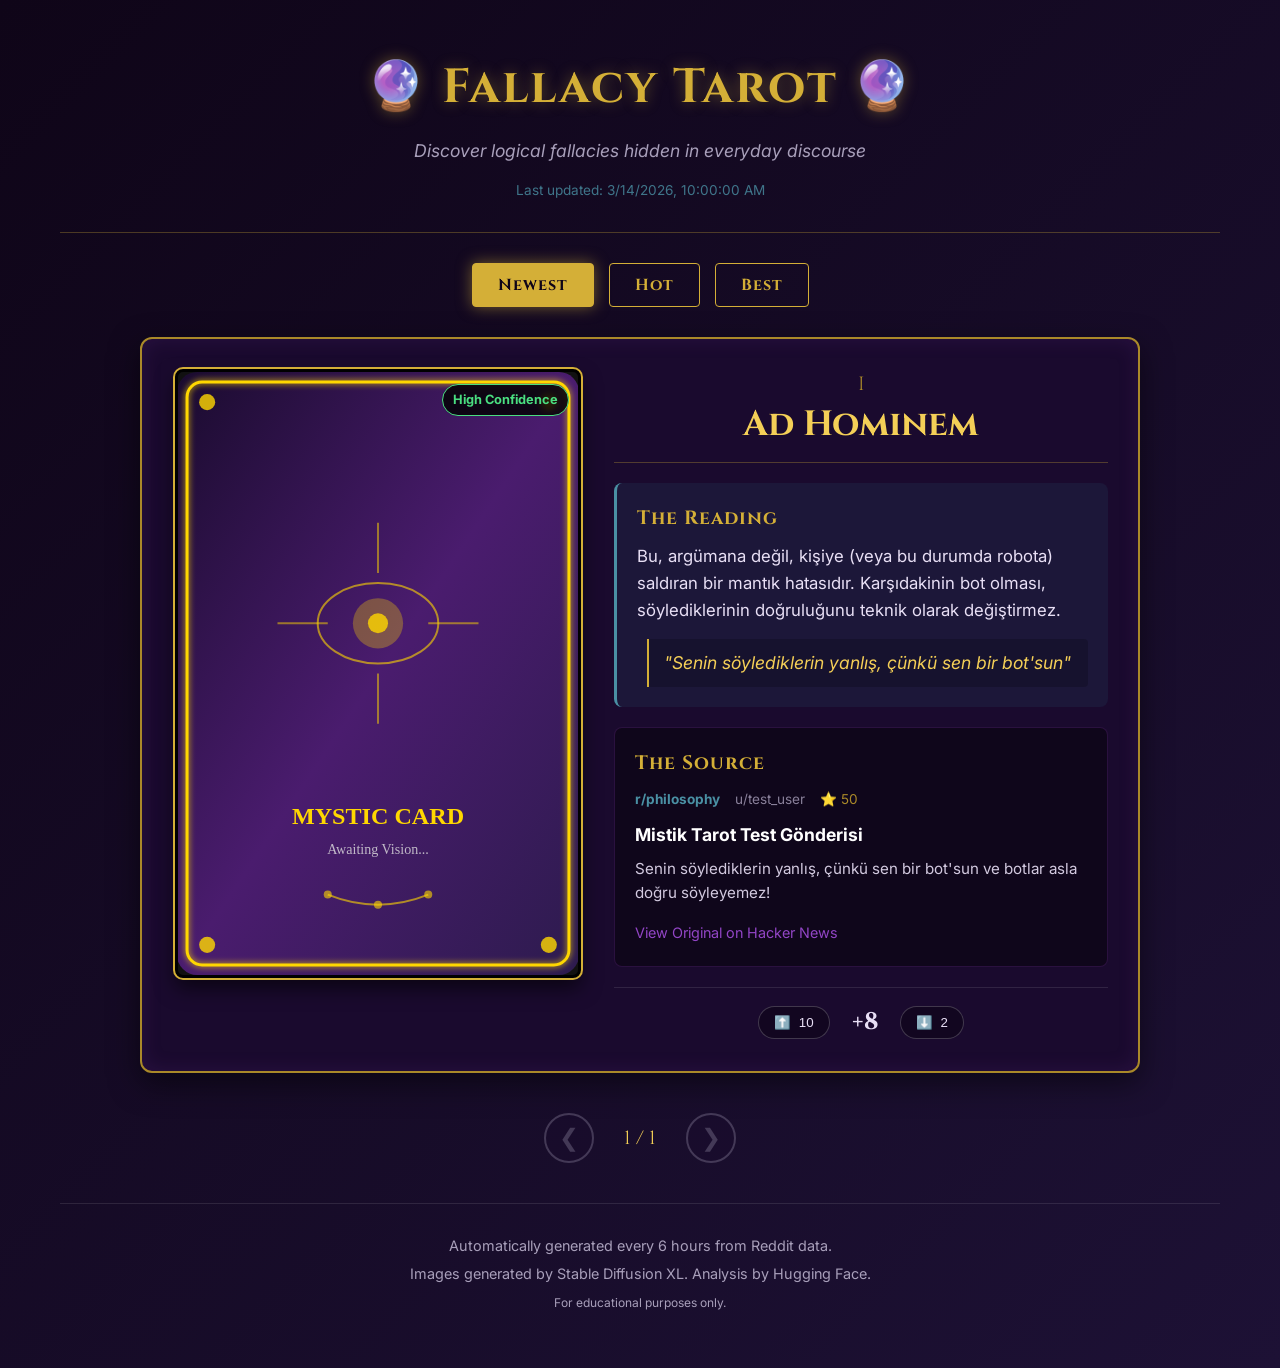
<file: docs/index.html>
<!DOCTYPE html>
<html lang="en">
<head>
    <meta charset="UTF-8">
    <meta name="viewport" content="width=device-width, initial-scale=1.0">
    <title>Fallacy Tarot - Mystical Logic Analysis</title>
    <meta name="description" content="Discover logical fallacies in popular Reddit posts, presented as beautiful tarot cards.">
    <link rel="stylesheet" href="style.css">
    <!-- Preload fonts -->
    <link rel="preconnect" href="https://fonts.googleapis.com">
    <link rel="preconnect" href="https://fonts.gstatic.com" crossorigin>
    <link href="https://fonts.googleapis.com/css2?family=Cinzel:ital,wght@0,400;0,700;1,400&family=Inter:wght@300;400;600&display=swap" rel="stylesheet">
</head>
<body>
    <div class="container">
        <header>
            <h1>🔮 Fallacy Tarot 🔮</h1>
            <p class="subtitle">Discover logical fallacies hidden in everyday discourse</p>
            <div class="last-updated" id="last-updated">Last updated: Loading...</div>
        </header>

        <nav class="nav-tabs">
            <button class="tab-btn active" data-filter="newest" aria-label="Sort by Newest">Newest</button>
            <button class="tab-btn" data-filter="hot" aria-label="Sort by Hot">Hot</button>
            <button class="tab-btn" data-filter="best" aria-label="Sort by Best">Best</button>
        </nav>

        <main id="content" class="slider-container" aria-live="polite">
            <div class="loading">
                <div class="spinner"></div>
                <p>Consulting the cards...</p>
            </div>
        </main>

        <nav class="nav-arrows" aria-label="Card navigation">
            <button class="arrow-btn prev-btn" id="prev-btn" aria-label="Previous card" disabled>❮</button>
            <div class="card-counter" id="card-counter">0 / 0</div>
            <button class="arrow-btn next-btn" id="next-btn" aria-label="Next card" disabled>❯</button>
        </nav>
        
        <footer>
            <p>Automatically generated every 6 hours from Reddit data.</p>
            <p>Images generated by Stable Diffusion XL. Analysis by Hugging Face.</p>
            <p><small>For educational purposes only.</small></p>
        </footer>
    </div>

    <!-- Template for a card (used by JS) -->
    <template id="card-template">
        <div class="card fade-in">
            <div class="tarot-display">
                <div class="tarot-image-container">
                    <img class="tarot-image" src="" alt="Tarot Card" loading="lazy">
                    <div class="confidence-badge"></div>
                </div>
                
                <div class="fallacy-info">
                    <div class="card-header">
                        <span class="card-number">X</span>
                        <h2 class="fallacy-title">Title</h2>
                    </div>
                    
                    <div class="explanation">
                        <h3>The Reading</h3>
                        <p class="explanation-text">Explanation here</p>
                        <blockquote class="fallacy-quote">"Quote here"</blockquote>
                    </div>
                    
                    <div class="original-post">
                        <h3>The Source</h3>
                        <div class="post-meta">
                            <span class="subreddit">r/subreddit</span>
                            <span class="author">u/author</span>
                            <span class="reddit-score">⭐ 0</span>
                        </div>
                        <h4 class="post-title">Post Title</h4>
                        <div class="post-text">Post content</div>
                                <a href="#" class="source-link" target="_blank" rel="noopener noreferrer">View Original on Hacker News</a>
                    </div>

                    <div class="vote-section">
                        <button class="vote-btn upvote" aria-label="Upvote">
                            <span class="icon">⬆️</span> <span class="count">0</span>
                        </button>
                        <span class="vote-score">0</span>
                        <button class="vote-btn downvote" aria-label="Downvote">
                            <span class="icon">⬇️</span> <span class="count">0</span>
                        </button>
                    </div>
                </div>
            </div>
        </div>
    </template>

    <script src="app.js"></script>
</body>
</html>
</file>
<file: docs/style.css>
/* Base variables and reset */
:root {
    --bg-dark: #0f0518;
    --bg-card: #1a0a2e;
    --bg-card-hover: #22103c;
    --gold: #d4af37;
    --gold-light: #f4cf57;
    --gold-dark: #aa8929;
    --purple: #6b2c91;
    --purple-light: #9245c6;
    --blue-dark: #2C5F7A;
    --blue-main: #4A90A4;
    --text-main: #e8dff5;
    --text-muted: #a89fba;
    
    /* Confidence colors */
    --conf-high: #4ade80;
    --conf-medium: #f6d365;
    --conf-low: #f87171;
}

* {
    margin: 0;
    padding: 0;
    box-sizing: border-box;
}

body {
    font-family: 'Inter', -apple-system, sans-serif;
    background: linear-gradient(135deg, var(--bg-dark), #1d1135);
    color: var(--text-main);
    min-height: 100vh;
    line-height: 1.6;
}

h1, h2, h3, h4, .cinzel {
    font-family: 'Cinzel', serif;
}

/* Layout */
.container {
    max-width: 1200px;
    margin: 0 auto;
    padding: 20px;
    display: flex;
    flex-direction: column;
    min-height: 100vh;
}

/* Header */
header {
    text-align: center;
    padding: 30px 0;
    border-bottom: 1px solid rgba(212, 175, 55, 0.3);
    margin-bottom: 30px;
}

h1 {
    font-size: 3rem;
    color: var(--gold);
    text-shadow: 0 0 15px rgba(212, 175, 55, 0.4);
    margin-bottom: 10px;
    letter-spacing: 2px;
}

.subtitle {
    font-style: italic;
    color: var(--text-muted);
    font-size: 1.1rem;
    margin-bottom: 15px;
}

.last-updated {
    font-size: 0.85rem;
    color: var(--blue-main);
    opacity: 0.8;
}

/* Navigation Tabs */
.nav-tabs {
    display: flex;
    justify-content: center;
    gap: 15px;
    margin-bottom: 30px;
    flex-wrap: wrap;
}

.tab-btn {
    background: transparent;
    border: 1px solid var(--gold);
    color: var(--gold);
    padding: 10px 25px;
    font-size: 1rem;
    cursor: pointer;
    transition: all 0.3s ease;
    font-family: 'Cinzel', serif;
    font-weight: bold;
    border-radius: 4px;
    letter-spacing: 1px;
}

.tab-btn:hover {
    background: rgba(212, 175, 55, 0.1);
}

.tab-btn.active {
    background: var(--gold);
    color: var(--bg-dark);
    box-shadow: 0 0 15px rgba(212, 175, 55, 0.5);
}

/* Main Content Area */
.slider-container {
    flex-grow: 1;
    position: relative;
    display: flex;
    justify-content: center;
    align-items: center;
    min-height: 500px;
}

/* Loading State */
.loading {
    text-align: center;
    color: var(--gold);
    display: flex;
    flex-direction: column;
    align-items: center;
    gap: 15px;
}

.spinner {
    width: 50px;
    height: 50px;
    border: 3px solid rgba(212, 175, 55, 0.3);
    border-radius: 50%;
    border-top-color: var(--gold);
    animation: spin 1s ease-in-out infinite;
}

@keyframes spin {
    to { transform: rotate(360deg); }
}

/* Error State */
.error-state {
    text-align: center;
    background: rgba(248, 113, 113, 0.1);
    border: 1px solid var(--conf-low);
    padding: 30px;
    border-radius: 8px;
    max-width: 600px;
    margin: 0 auto;
}

.error-state h3 {
    color: var(--conf-low);
    margin-bottom: 10px;
}

/* Tarot Card Layout */
.card {
    width: 100%;
    max-width: 1000px;
    display: none; /* Hidden by default, shown by JS */
}

.card.active {
    display: block;
}

.fade-in {
    animation: fadeIn 0.5s ease-in;
}

@keyframes fadeIn {
    from { opacity: 0; transform: translateY(10px); }
    to { opacity: 1; transform: translateY(0); }
}

/* 2-column desktop layout, 1-column mobile */
.tarot-display {
    display: grid;
    grid-template-columns: 1fr 1.2fr;
    gap: 30px;
    background: var(--bg-card);
    border: 2px solid var(--gold-dark);
    border-radius: 12px;
    padding: 30px;
    box-shadow: 0 10px 30px rgba(0, 0, 0, 0.5), inset 0 0 20px rgba(107, 44, 145, 0.2);
}

/* Left Column: Image */
.tarot-image-container {
    position: relative;
    display: flex;
    justify-content: center;
    align-items: flex-start;
}

.tarot-image {
    max-width: 100%;
    height: auto;
    border-radius: 8px;
    border: 3px solid #000;
    box-shadow: 0 0 0 2px var(--gold), 0 10px 20px rgba(0,0,0,0.6);
    aspect-ratio: 2/3;
    object-fit: cover;
    background-color: #111; /* While loading */
}

.confidence-badge {
    position: absolute;
    top: 15px;
    right: 15px;
    background: rgba(0,0,0,0.8);
    padding: 5px 10px;
    border-radius: 20px;
    font-size: 0.8rem;
    font-weight: bold;
    border: 1px solid;
    backdrop-filter: blur(4px);
}

.conf-high { color: var(--conf-high); border-color: var(--conf-high); }
.conf-medium { color: var(--conf-medium); border-color: var(--conf-medium); }
.conf-low { color: var(--conf-low); border-color: var(--conf-low); }

/* Right Column: Info */
.fallacy-info {
    display: flex;
    flex-direction: column;
    gap: 20px;
}

.card-header {
    border-bottom: 1px solid rgba(212, 175, 55, 0.3);
    padding-bottom: 15px;
    text-align: center;
}

.card-number {
    font-family: 'Cinzel', serif;
    color: var(--gold-dark);
    font-size: 1.2rem;
    display: block;
    margin-bottom: 5px;
}

.fallacy-title {
    font-size: 2.2rem;
    color: var(--gold-light);
    line-height: 1.2;
}

/* Explanation Section */
.explanation {
    background: rgba(44, 95, 122, 0.15);
    padding: 20px;
    border-radius: 8px;
    border-left: 3px solid var(--blue-main);
}

.explanation h3, .original-post h3 {
    color: var(--gold);
    font-size: 1.2rem;
    margin-bottom: 10px;
    letter-spacing: 1px;
}

.explanation-text {
    margin-bottom: 15px;
    font-size: 1.05rem;
}

.fallacy-quote {
    font-style: italic;
    color: var(--gold-light);
    border-left: 2px solid var(--gold);
    padding-left: 15px;
    margin-left: 10px;
    font-size: 1.1rem;
    background: rgba(0,0,0,0.2);
    padding: 10px 15px;
    border-radius: 0 4px 4px 0;
}

/* Source Section */
.original-post {
    background: rgba(0, 0, 0, 0.4);
    padding: 20px;
    border-radius: 8px;
    border: 1px solid rgba(107, 44, 145, 0.3);
}

.post-meta {
    display: flex;
    gap: 15px;
    font-size: 0.85rem;
    color: var(--text-muted);
    margin-bottom: 10px;
    flex-wrap: wrap;
}

.subreddit { color: var(--blue-main); font-weight: bold; }
.author { opacity: 0.8; }
.reddit-score { color: var(--gold-dark); }

.post-title {
    font-family: 'Inter', sans-serif;
    font-size: 1.1rem;
    margin-bottom: 8px;
    color: #fff;
}

.post-text {
    font-size: 0.95rem;
    opacity: 0.9;
    max-height: 150px;
    overflow-y: auto;
    padding-right: 10px;
    margin-bottom: 15px;
    /* Custom scrollbar */
    scrollbar-width: thin;
    scrollbar-color: var(--purple) rgba(0,0,0,0.2);
}

.post-text::-webkit-scrollbar {
    width: 6px;
}
.post-text::-webkit-scrollbar-track {
    background: rgba(0,0,0,0.2);
}
.post-text::-webkit-scrollbar-thumb {
    background-color: var(--purple);
    border-radius: 3px;
}

.source-link {
    color: var(--purple-light);
    text-decoration: none;
    font-size: 0.9rem;
    display: inline-block;
    transition: color 0.2s;
}

.source-link:hover {
    color: var(--gold);
    text-decoration: underline;
}

/* Voting Section */
.vote-section {
    display: flex;
    align-items: center;
    justify-content: center;
    gap: 15px;
    margin-top: auto;
    padding-top: 15px;
    border-top: 1px solid rgba(255,255,255,0.1);
}

.vote-btn {
    background: rgba(0,0,0,0.3);
    border: 1px solid rgba(255,255,255,0.2);
    color: var(--text-main);
    padding: 8px 15px;
    border-radius: 20px;
    cursor: pointer;
    transition: all 0.2s;
    display: flex;
    align-items: center;
    gap: 8px;
}

.vote-btn:hover:not(:disabled) {
    background: rgba(255,255,255,0.1);
    border-color: var(--gold);
}

.vote-btn.voted-up {
    background: rgba(74, 222, 128, 0.2);
    border-color: var(--conf-high);
    color: var(--conf-high);
}

.vote-btn.voted-down {
    background: rgba(248, 113, 113, 0.2);
    border-color: var(--conf-low);
    color: var(--conf-low);
}

.vote-score {
    font-family: 'Cinzel', serif;
    font-size: 1.5rem;
    font-weight: bold;
    min-width: 40px;
    text-align: center;
}

/* Navigation Arrows */
.nav-arrows {
    display: flex;
    justify-content: center;
    align-items: center;
    gap: 30px;
    margin: 40px 0;
}

.arrow-btn {
    background: var(--bg-card);
    border: 2px solid var(--gold);
    color: var(--gold);
    width: 50px;
    height: 50px;
    border-radius: 50%;
    font-size: 1.5rem;
    cursor: pointer;
    transition: all 0.3s ease;
    display: flex;
    justify-content: center;
    align-items: center;
}

.arrow-btn:hover:not(:disabled) {
    background: var(--gold);
    color: var(--bg-dark);
    transform: scale(1.1);
    box-shadow: 0 0 15px rgba(212, 175, 55, 0.4);
}

.arrow-btn:disabled {
    opacity: 0.3;
    cursor: not-allowed;
    border-color: var(--text-muted);
    color: var(--text-muted);
}

.card-counter {
    font-family: 'Cinzel', serif;
    font-size: 1.2rem;
    color: var(--gold-light);
}

/* Footer */
footer {
    text-align: center;
    padding: 30px 0;
    margin-top: auto;
    border-top: 1px solid rgba(255,255,255,0.1);
    color: var(--text-muted);
    font-size: 0.9rem;
}

footer p {
    margin-bottom: 5px;
}

/* Responsive Design */
@media (max-width: 900px) {
    .tarot-display {
        grid-template-columns: 1fr;
        max-width: 600px;
        margin: 0 auto;
    }
    
    .tarot-image {
        max-height: 500px;
        width: auto;
    }
}

@media (max-width: 600px) {
    h1 { font-size: 2.2rem; }
    .tarot-display { padding: 15px; gap: 20px; }
    .fallacy-title { font-size: 1.8rem; }
    .nav-arrows { gap: 15px; }
    .arrow-btn { width: 40px; height: 40px; font-size: 1.2rem; }
}
</file>
